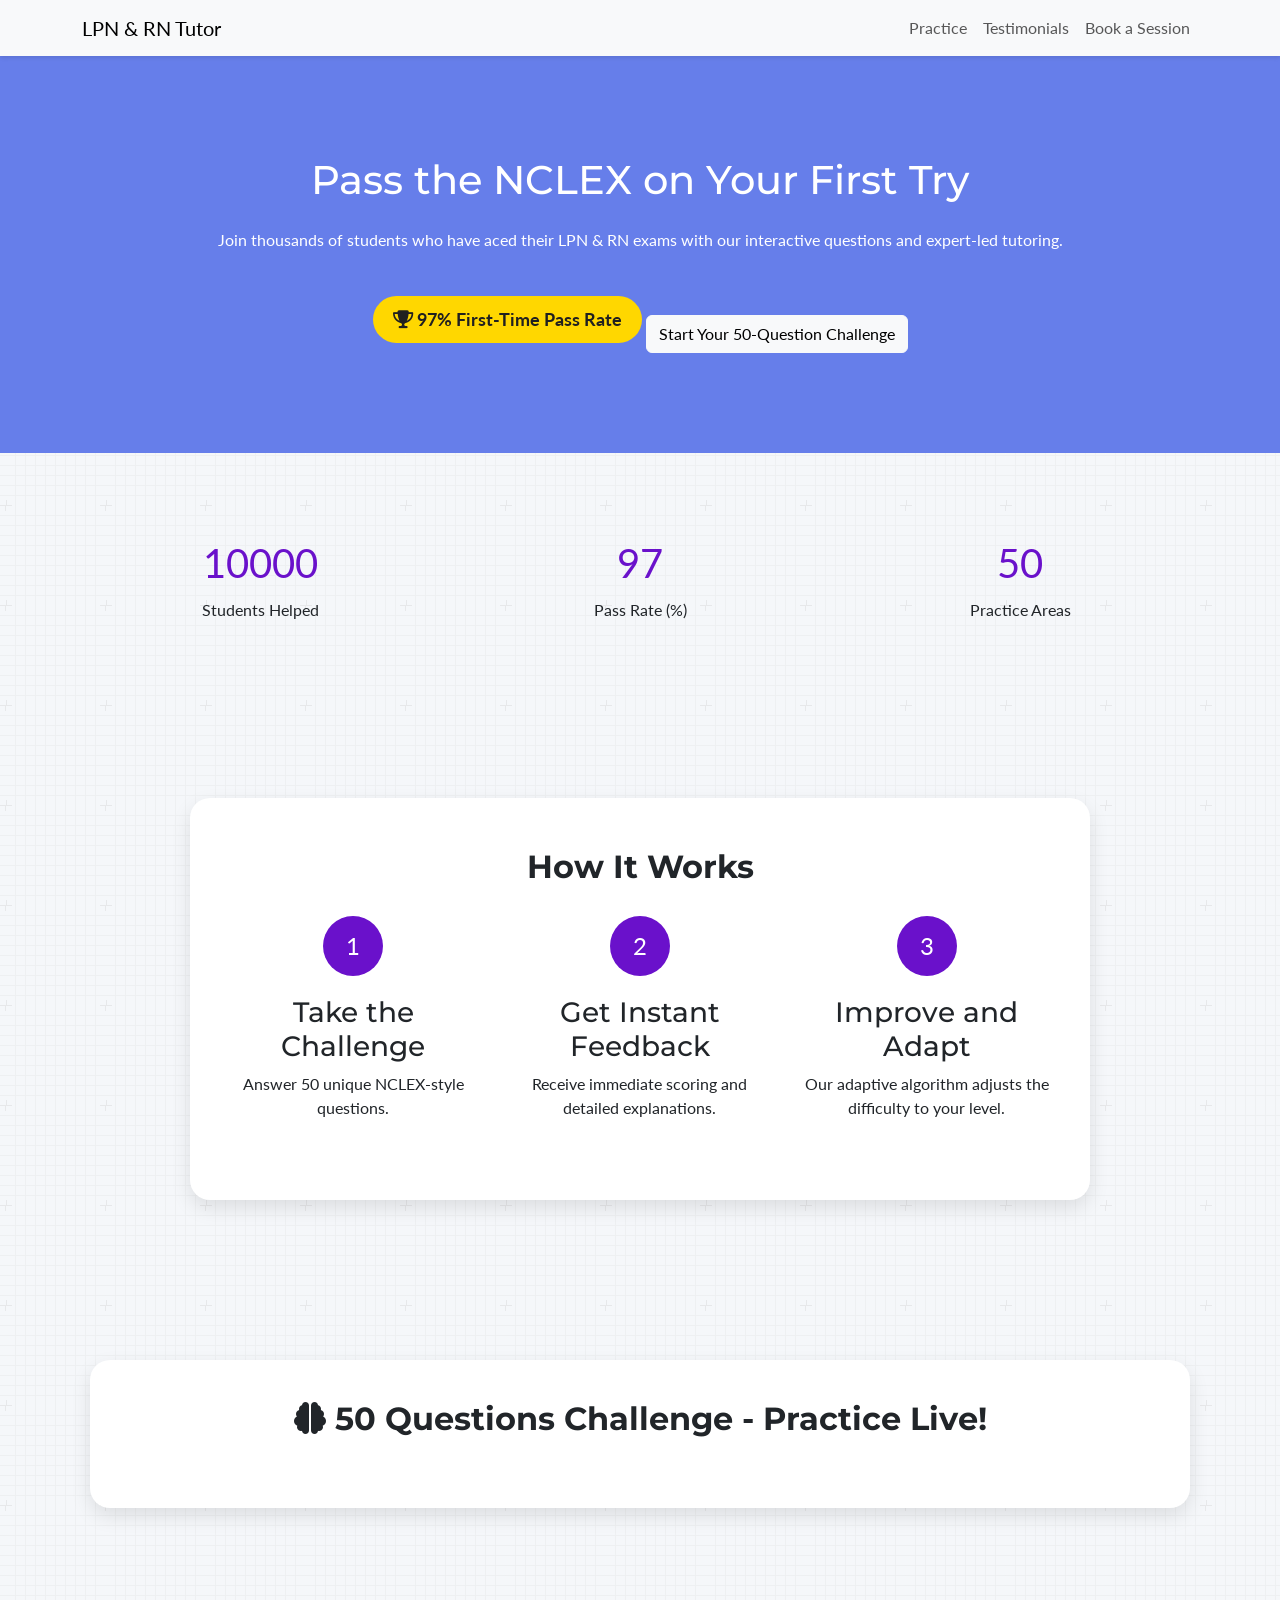
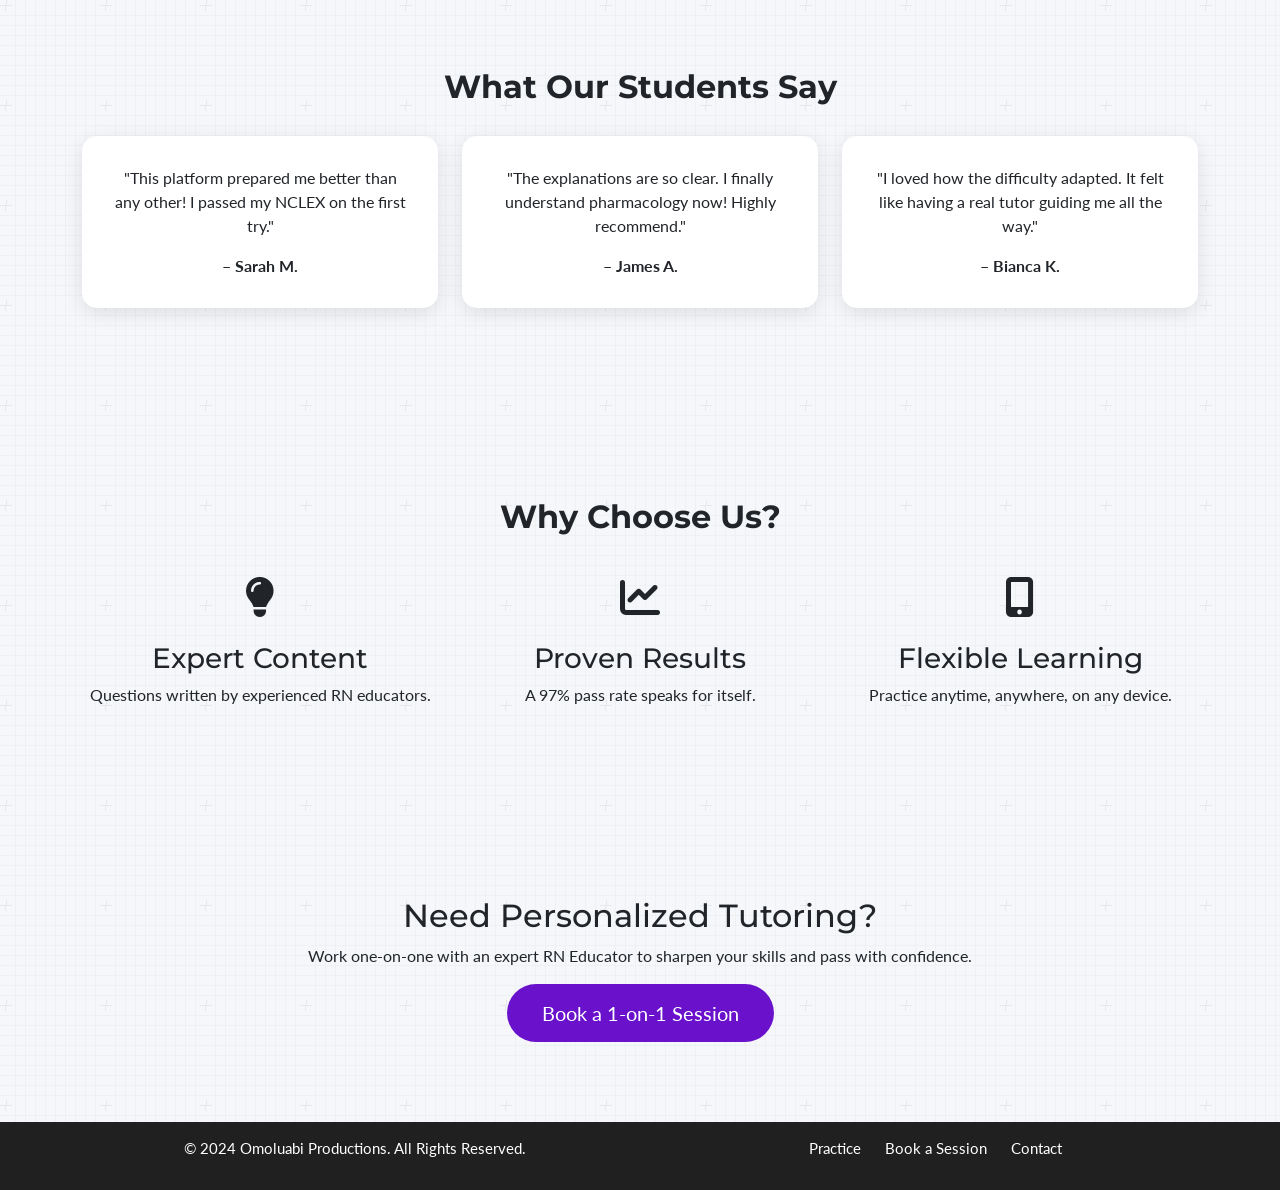
<file: index.html>
<!DOCTYPE html>
<html lang="en">
<head>
  <meta charset="UTF-8">
  <meta name="viewport" content="width=device-width, initial-scale=1.0">
  <title>LPN and RN Tutor | Practice Now</title>
  <meta name="description" content="Ace your LPN and RN exams with our interactive NCLEX-style questions and expert tutoring. Achieve a 97% pass rate and start your nursing career with confidence.">

  <!-- Open Graph / Facebook -->
  <meta property="og:type" content="website">
  <meta property="og:url" content="https://www.lpnandrntutor.com">
  <meta property="og:title" content="LPN and RN Tutor | Pass the NCLEX on Your First Try">
  <meta property="og:description" content="Ace your LPN and RN exams with our interactive NCLEX-style questions and expert tutoring.">
  <meta property="og:image" content="https://www.lpnandrntutor.com/og-image.jpg">

  <!-- Twitter -->
  <meta property="twitter:card" content="summary_large_image">
  <meta property="twitter:url" content="https://www.lpnandrntutor.com">
  <meta property="twitter:title" content="LPN and RN Tutor | Pass the NCLEX on Your First Try">
  <meta property="twitter:description" content="Ace your LPN and RN exams with our interactive NCLEX-style questions and expert tutoring.">
  <meta property="twitter:image" content="https://www.lpnandrntutor.com/twitter-image.jpg">

  <link rel="stylesheet" href="https://cdn.jsdelivr.net/npm/bootstrap@5.3.0/dist/css/bootstrap.min.css">
  <link rel="preconnect" href="https://fonts.googleapis.com">
  <link rel="preconnect" href="https://fonts.gstatic.com" crossorigin>
  <link href="https://fonts.googleapis.com/css2?family=Lato:wght@400;700&family=Montserrat:wght@700&display=swap" rel="stylesheet">
  <link rel="stylesheet" href="https://cdnjs.cloudflare.com/ajax/libs/font-awesome/6.4.0/css/all.min.css">
  <style>
    body { font-family: 'Lato', sans-serif; margin: 0; padding: 0; background-color: #f5f7fa; background-image: url("data:image/svg+xml,%3Csvg xmlns='http://www.w3.org/2000/svg' width='100' height='100' viewBox='0 0 100 100'%3E%3Cg fill-rule='evenodd'%3E%3Cg fill='%23d3d3d3' fill-opacity='0.4'%3E%3Cpath opacity='.5' d='M96 [base64] 0v-9h-9v9h9zm-10 0v-9h-9v9h9zm-10 0v-9h-9v9h9zm-10 0v-9h-9v9h9zm-10 0v-9h-9v9h9zm-10 0v-9h-9v9h9zm-10 0v-9h-9v9h9zm-10 0v-9h-9v9h9zm-9-10h9v-9h-9v9zm10 0h9v-9h-9v9zm10 0h9v-9h-9v9zm10 0h9v-9h-9v9zm10 0h9v-9h-9v9zm10 0h9v-9h-9v9zm10 0h9v-9h-9v9zm10 0h9v-9h-9v9zm9-10v-9h-9v9h9zm-10 0v-9h-9v9h9zm-10 0v-9h-9v9h9zm-10 0v-9h-9v9h9zm-10 0v-9h-9v9h9zm-10 0v-9h-9v9h9zm-10 0v-9h-9v9h9zm-10 0v-9h-9v9h9zm-9-10h9v-9h-9v9zm10 0h9v-9h-9v9zm10 0h9v-9h-9v9zm10 0h9v-9h-9v9zm10 0h9v-9h-9v9zm10 0h9v-9h-9v9zm10 0h9v-9h-9v9zm10 0h9v-9h-9v9zm9-10v-9h-9v9h9zm-10 0v-9h-9v9h9zm-10 0v-9h-9v9h9zm-10 0v-9h-9v9h9zm-10 0v-9h-9v9h9zm-10 0v-9h-9v9h9zm-10 0v-9h-9v9h9zm-10 0v-9h-9v9h9zm-9-10h9v-9h-9v9zm10 0h9v-9h-9v9zm10 0h9v-9h-9v9zm10 0h9v-9h-9v9zm10 0h9v-9h-9v9zm10 0h9v-9h-9v9zm10 0h9v-9h-9v9zm10 0h9v-9h-9v9zm9-10v-9h-9v9h9zm-10 0v-9h-9v9h9zm-10 0v-9h-9v9h9zm-10 0v-9h-9v9h9zm-10 0v-9h-9v9h9zm-10 0v-9h-9v9h9zm-10 0v-9h-9v9h9zm-10 0v-9h-9v9h9zm-9-10h9v-9h-9v9zm10 0h9v-9h-9v9zm10 0h9v-9h-9v9zm10 0h9v-9h-9v9zm10 0h9v-9h-9v9zm10 0h9v-9h-9v9zm10 0h9v-9h-9v9zm10 0h9v-9h-9v9z'/%3E%3Cpath d='M6 5V0h1v5h5v1H6v5H5V6H0V5h5z'/%3E%3C/g%3E%3C/g%3E%3C/svg%3E"); overflow-x: hidden; }
    h1, h2, h3, h4, h5, h6 { font-family: 'Montserrat', sans-serif; }
    .hero { background: #667eea; color: #fff; padding: 100px 20px; text-align: center; }
    .hero h1, .hero p, .hero a { position: relative; z-index: 1; }
    .section { padding: 80px 20px; text-align: center; }
    .btn-primary { background-color: #6a11cb; border: none; padding: 14px 35px; font-size: 20px; border-radius: 50px; transition: all 0.3s ease; }
    .btn-primary:hover { background-color: #2575fc; transform: scale(1.05); }
    footer { background: #202020; color: #fff; text-align: center; padding: 15px; font-size: 15px; }
    .footer-nav { list-style: none; padding: 0; margin: 0; }
    .footer-nav li { display: inline-block; margin-left: 20px; }
    .footer-nav a { color: #fff; text-decoration: none; }
    .chatbot-container { width: 100%; max-width: 1100px; margin: 0 auto; padding: 40px 20px; background: #fff; box-shadow: 0px 8px 20px rgba(0,0,0,0.1); border-radius: 20px; animation: fadeIn 1s ease; }
    .how-it-works { background: #fff; box-shadow: 0px 8px 20px rgba(0,0,0,0.1); border-radius: 20px; padding: 50px 20px; max-width: 900px; margin: 80px auto; animation: fadeInUp 1s ease; }
    .step { text-align: center; margin-bottom: 30px; }
    .step-icon { width: 60px; height: 60px; background: #6a11cb; color: #fff; border-radius: 50%; display: flex; align-items: center; justify-content: center; font-size: 24px; margin: 0 auto 20px; }
    h2.section-title { font-weight: bold; margin-bottom: 30px; }
    .counter { font-size: 40px; color: #6a11cb; margin-bottom: 5px; }
    .badge-award { background: gold; color: #202020; font-weight: bold; padding: 10px 20px; border-radius: 30px; display: inline-block; margin-top: 20px; font-size: 18px; }
    .testimonial { background: #ffffff; padding: 30px; border-radius: 15px; box-shadow: 0 5px 20px rgba(0,0,0,0.1); margin-bottom: 30px; }
    .feature { text-align: center; margin-bottom: 30px; }
    .feature-icon { font-size: 40px; margin-bottom: 15px; }
    .navbar { box-shadow: 0 2px 4px rgba(0,0,0,0.1); }
    @keyframes fadeIn { from { opacity: 0; transform: translateY(20px); } to { opacity: 1; transform: translateY(0); } }
    @keyframes fadeInUp { from { opacity: 0; transform: translateY(40px); } to { opacity: 1; transform: translateY(0); } }
  </style>
  <script type="application/ld+json">
  {
    "@context": "https://schema.org",
    "@type": "EducationalOrganization",
    "name": "LPN and RN Tutor",
    "description": "Interactive practice, instant feedback, and expert explanations to help you master your LPN & RN exams. Features NCLEX-style questions and a 97% pass rate.",
    "url": "https://www.lpnandrntutor.com",
    "logo": "https://www.lpnandrntutor.com/logo.jpg"
  }
  </script>
</head>
<body>

<!-- HEADER -->
<header class="navbar navbar-expand-lg navbar-light bg-light">
  <div class="container">
    <a class="navbar-brand" href="#">LPN & RN Tutor</a>
    <button class="navbar-toggler" type="button" data-bs-toggle="collapse" data-bs-target="#navbarNav" aria-controls="navbarNav" aria-expanded="false" aria-label="Toggle navigation">
      <span class="navbar-toggler-icon"></span>
    </button>
    <div class="collapse navbar-collapse" id="navbarNav">
      <ul class="navbar-nav ms-auto">
        <li class="nav-item">
          <a class="nav-link" href="#practice">Practice</a>
        </li>
        <li class="nav-item">
          <a class="nav-link" href="#testimonials">Testimonials</a>
        </li>
        <li class="nav-item">
          <a class="nav-link" href="#" data-bs-toggle="modal" data-bs-target="#bookSessionModal">Book a Session</a>
        </li>
      </ul>
    </div>
  </div>
</header>

<!-- HERO SECTION -->
<section class="hero">
  <h1 class="mb-4">Pass the NCLEX on Your First Try</h1>
  <p class="mb-4">Join thousands of students who have aced their LPN & RN exams with our interactive questions and expert-led tutoring.</p>
  <div class="badge-award"><i class="fas fa-trophy"></i> 97% First-Time Pass Rate</div>
  <a href="#practice" class="btn btn-light mt-4">Start Your 50-Question Challenge</a>
</section>

<!-- COUNTERS SECTION -->
<section class="section">
  <div class="container">
    <div class="row">
      <div class="col-md-4">
        <div class="counter" data-target="10000">0</div>
        <p>Students Helped</p>
      </div>
      <div class="col-md-4">
        <div class="counter" data-target="97">0</div>
        <p>Pass Rate (%)</p>
      </div>
      <div class="col-md-4">
        <div class="counter" data-target="50">0</div>
        <p>Practice Areas</p>
      </div>
    </div>
  </div>
</section>

<!-- HOW IT WORKS -->
<section class="section how-it-works">
  <h2 class="section-title">How It Works</h2>
  <div class="container">
    <div class="row">
      <div class="col-md-4">
        <div class="step">
          <div class="step-icon">1</div>
          <h3>Take the Challenge</h3>
          <p>Answer 50 unique NCLEX-style questions.</p>
        </div>
      </div>
      <div class="col-md-4">
        <div class="step">
          <div class="step-icon">2</div>
          <h3>Get Instant Feedback</h3>
          <p>Receive immediate scoring and detailed explanations.</p>
        </div>
      </div>
      <div class="col-md-4">
        <div class="step">
          <div class="step-icon">3</div>
          <h3>Improve and Adapt</h3>
          <p>Our adaptive algorithm adjusts the difficulty to your level.</p>
        </div>
      </div>
    </div>
  </div>
</section>

<!-- CHATBOT SECTION -->
<section id="practice" class="section">
  <div class="chatbot-container">
    <h2 class="section-title"><i class="fas fa-brain"></i> 50 Questions Challenge - Practice Live!</h2>
    <script async type='module' src='https://interfaces.zapier.com/assets/web-components/zapier-interfaces/zapier-interfaces.esm.js'></script>
    <zapier-interfaces-chatbot-embed is-popup='false' chatbot-id='cm9vtj6y60064u7udnuceuvzd' height='500px' width='100%'></zapier-interfaces-chatbot-embed>
  </div>
</section>

<!-- TESTIMONIALS -->
<section class="section">
  <h2 class="section-title">What Our Students Say</h2>
  <div class="container">
    <div class="row">
      <div class="col-md-4">
        <div class="testimonial">
          <p>"This platform prepared me better than any other! I passed my NCLEX on the first try."</p>
          <strong>– Sarah M.</strong>
        </div>
      </div>
      <div class="col-md-4">
        <div class="testimonial">
          <p>"The explanations are so clear. I finally understand pharmacology now! Highly recommend."</p>
          <strong>– James A.</strong>
        </div>
      </div>
      <div class="col-md-4">
        <div class="testimonial">
          <p>"I loved how the difficulty adapted. It felt like having a real tutor guiding me all the way."</p>
          <strong>– Bianca K.</strong>
        </div>
      </div>
    </div>
  </div>
</section>

<!-- WHY CHOOSE US -->
<section class="section">
  <h2 class="section-title">Why Choose Us?</h2>
  <div class="container">
    <div class="row">
      <div class="col-md-4">
        <div class="feature">
          <div class="feature-icon"><i class="fas fa-lightbulb"></i></div>
          <h3>Expert Content</h3>
          <p>Questions written by experienced RN educators.</p>
        </div>
      </div>
      <div class="col-md-4">
        <div class="feature">
          <div class="feature-icon"><i class="fas fa-chart-line"></i></div>
          <h3>Proven Results</h3>
          <p>A 97% pass rate speaks for itself.</p>
        </div>
      </div>
      <div class="col-md-4">
        <div class="feature">
          <div class="feature-icon"><i class="fas fa-mobile-alt"></i></div>
          <h3>Flexible Learning</h3>
          <p>Practice anytime, anywhere, on any device.</p>
        </div>
      </div>
    </div>
  </div>
</section>

<!-- BOOK SESSION BUTTON -->
<section class="section">
  <h2>Need Personalized Tutoring?</h2>
  <p>Work one-on-one with an expert RN Educator to sharpen your skills and pass with confidence.</p>
  <button class="btn btn-primary" data-bs-toggle="modal" data-bs-target="#bookSessionModal">Book a 1-on-1 Session</button>
</section>

<!-- FOOTER -->
<footer>
  <div class="container">
    <div class="row">
      <div class="col-md-6">
        <p>&copy; 2024 Omoluabi Productions. All Rights Reserved.</p>
      </div>
      <div class="col-md-6">
        <ul class="footer-nav">
          <li><a href="#practice">Practice</a></li>
          <li><a href="#" data-bs-toggle="modal" data-bs-target="#bookSessionModal">Book a Session</a></li>
          <li><a href="#">Contact</a></li>
        </ul>
      </div>
    </div>
  </div>
</footer>

<!-- BOOK SESSION MODAL -->
<div class="modal fade" id="bookSessionModal" tabindex="-1" aria-labelledby="bookSessionModalLabel" aria-hidden="true">
  <div class="modal-dialog">
    <div class="modal-content">
      <div class="modal-header">
        <h5 class="modal-title" id="bookSessionModalLabel">Book a 1-on-1 Tutoring Session</h5>
        <button type="button" class="btn-close" data-bs-dismiss="modal" aria-label="Close"></button>
      </div>
      <div class="modal-body">
        <form id="bookingForm" action="https://formspree.io/f/manjrwod" method="POST">
          <div class="mb-3">
            <label for="name" class="form-label">Full Name</label>
            <input type="text" class="form-control" id="name" name="name" required>
          </div>
          <div class="mb-3">
            <label for="email" class="form-label">Email Address</label>
            <input type="email" class="form-control" id="email" name="email" required>
            <div class="invalid-feedback">Please enter a valid email.</div>
          </div>
          <div class="mb-3">
            <label for="message" class="form-label">How can we help you prepare?</label>
            <textarea class="form-control" id="message" name="message" rows="4" required></textarea>
          </div>
          <button type="submit" class="btn btn-primary w-100">Request a Session</button>
        </form>
      </div>
    </div>
  </div>
</div>

<script src="https://cdn.jsdelivr.net/npm/bootstrap@5.3.0/dist/js/bootstrap.bundle.min.js"></script>
<script>
  // Animated counter
  const counters = document.querySelectorAll('.counter');
  const speed = 200; // The lower the slower

  const animateCounters = () => {
    counters.forEach(counter => {
      const updateCount = () => {
        const target = +counter.getAttribute('data-target');
        const count = +counter.innerText;
        const inc = target / speed;

        if (count < target) {
          counter.innerText = Math.ceil(count + inc);
          setTimeout(updateCount, 1);
        } else {
          counter.innerText = target;
        }
      };
      updateCount();
    });
  };

  const observer = new IntersectionObserver((entries) => {
    entries.forEach(entry => {
      if (entry.isIntersecting) {
        animateCounters();
        observer.unobserve(entry.target);
      }
    });
  }, { threshold: 0.5 });

  counters.forEach(counter => {
    observer.observe(counter);
  });

  // Basic email validation for the booking form
  const bookingForm = document.getElementById('bookingForm');
  if (bookingForm) {
    bookingForm.addEventListener('submit', function(event) {
      const emailInput = document.getElementById('email');
      const emailValue = emailInput.value;
      // Simple regex for basic email format validation
      const emailRegex = /^[^\s@]+@[^\s@]+\.[^\s@]+$/;

      if (!emailRegex.test(emailValue)) {
        event.preventDefault(); // Prevent form submission
        emailInput.classList.add('is-invalid');
      } else {
        emailInput.classList.remove('is-invalid');
        emailInput.classList.add('is-valid'); // Optional: provide valid feedback
      }
    });
  }

  // Clear validation status when user starts typing again
  const emailInput = document.getElementById('email');
  if(emailInput) {
    emailInput.addEventListener('input', function() {
        if (emailInput.classList.contains('is-invalid')) {
            emailInput.classList.remove('is-invalid');
        }
        if (emailInput.classList.contains('is-valid')) {
            emailInput.classList.remove('is-valid');
        }
    });
  }
</script>
</body>
</html>
</file>
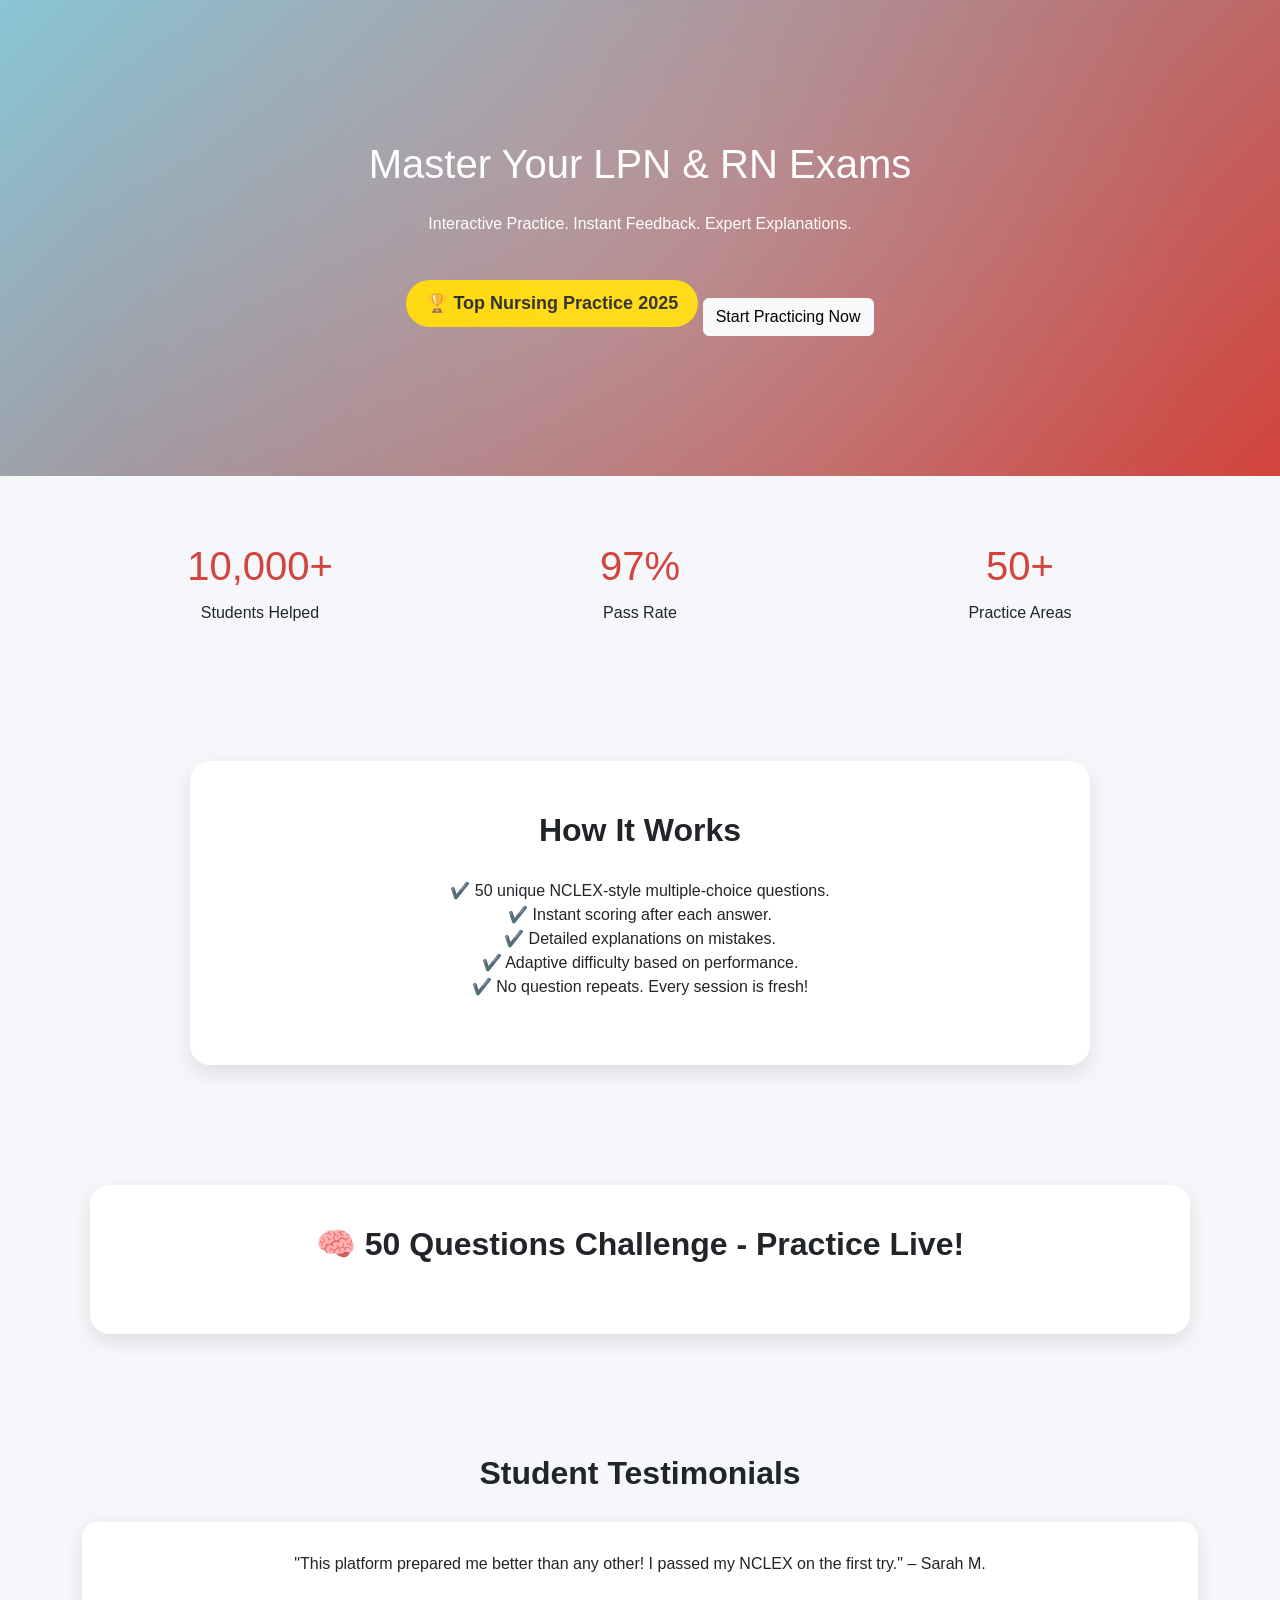
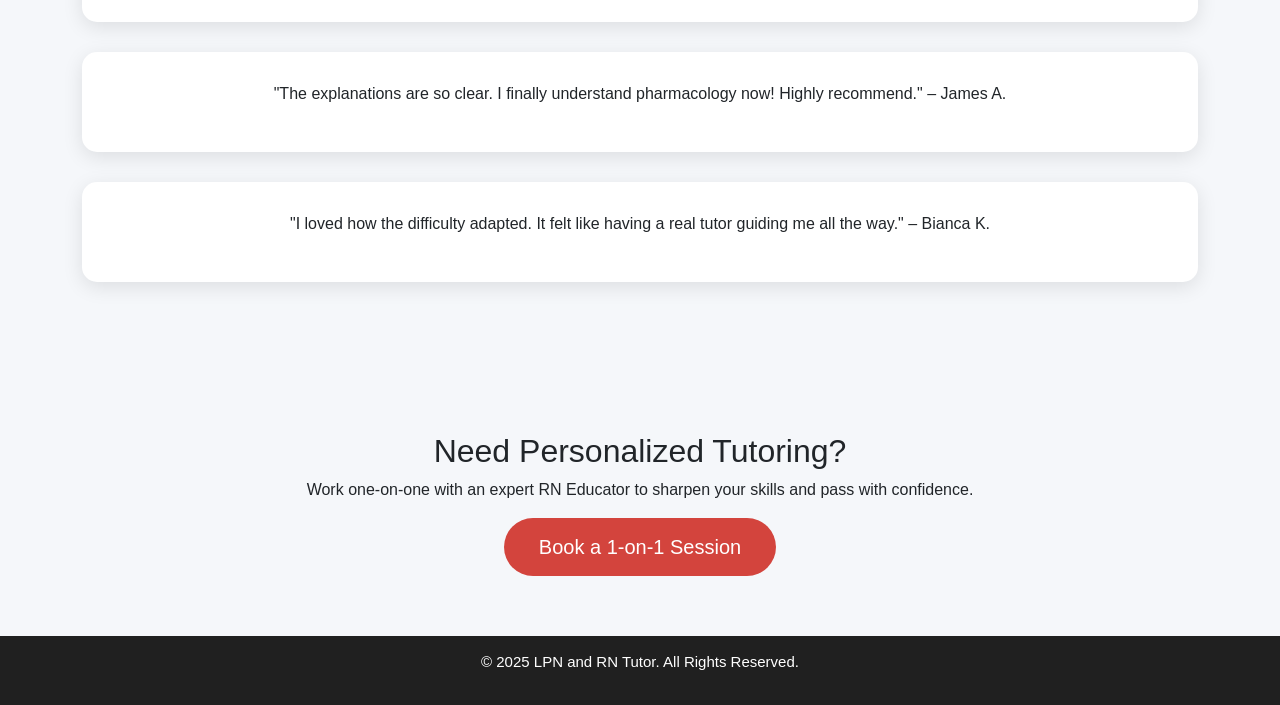
<file: paul.html>
<!DOCTYPE html>
<html lang="en">
<head>
  <meta charset="UTF-8">
  <meta name="viewport" content="width=device-width, initial-scale=1.0">
  <title>LPN and RN Tutor | Practice Now</title>
  <link rel="stylesheet" href="https://cdn.jsdelivr.net/npm/bootstrap@5.3.0/dist/css/bootstrap.min.css">
  <style>
    body { font-family: 'Arial', sans-serif; margin: 0; padding: 0; background: #f5f7fa; overflow-x: hidden; }
    .hero { background: linear-gradient(135deg, #89C6D6, #d3443d); color: #fff; padding: 140px 20px; text-align: center; position: relative; overflow: hidden; }
    .hero::after { content: ""; position: absolute; width: 120%; height: 120%; top: -10%; left: -10%; background: radial-gradient(circle, rgba(255,255,255,0.1) 10%, transparent 70%); animation: move 6s linear infinite; z-index: 0; }
    @keyframes move { 0% { transform: translate(0,0); } 50% { transform: translate(10px,10px); } 100% { transform: translate(0,0); } }
    .hero h1, .hero p, .hero a { position: relative; z-index: 1; }
    .section { padding: 60px 20px; text-align: center; }
    .btn-primary { background-color: #d3443d; border: none; padding: 14px 35px; font-size: 20px; border-radius: 50px; transition: all 0.3s ease; }
    .btn-primary:hover { background-color: #a82c2c; transform: scale(1.05); }
    footer { background: #202020; color: #fff; text-align: center; padding: 15px; font-size: 15px; }
    .chatbot-container { width: 100%; max-width: 1100px; margin: 0 auto; padding: 40px 20px; background: #fff; box-shadow: 0px 8px 20px rgba(0,0,0,0.1); border-radius: 20px; animation: fadeIn 1s ease; }
    .how-it-works { background: #fff; box-shadow: 0px 8px 20px rgba(0,0,0,0.1); border-radius: 20px; padding: 50px 20px; max-width: 900px; margin: 60px auto; animation: fadeInUp 1s ease; }
    h2.section-title { font-weight: bold; margin-bottom: 30px; }
    .counter { font-size: 40px; color: #d3443d; margin-bottom: 5px; }
    .badge-award { background: gold; color: #202020; font-weight: bold; padding: 10px 20px; border-radius: 30px; display: inline-block; margin-top: 20px; font-size: 18px; }
    .testimonial { background: #ffffff; padding: 30px; border-radius: 15px; box-shadow: 0 5px 20px rgba(0,0,0,0.1); margin-bottom: 30px; }
    @keyframes fadeIn { from { opacity: 0; transform: translateY(20px); } to { opacity: 1; transform: translateY(0); } }
    @keyframes fadeInUp { from { opacity: 0; transform: translateY(40px); } to { opacity: 1; transform: translateY(0); } }
  </style>
</head>
<body>

<!-- HERO SECTION -->
<section class="hero">
  <h1 class="mb-4">Master Your LPN & RN Exams</h1>
  <p class="mb-4">Interactive Practice. Instant Feedback. Expert Explanations.</p>
  <div class="badge-award">🏆 Top Nursing Practice 2025</div>
  <a href="#practice" class="btn btn-light mt-4">Start Practicing Now</a>
</section>

<!-- COUNTERS SECTION -->
<section class="section">
  <div class="container">
    <div class="row">
      <div class="col-md-4">
        <div class="counter">10,000+</div>
        <p>Students Helped</p>
      </div>
      <div class="col-md-4">
        <div class="counter">97%</div>
        <p>Pass Rate</p>
      </div>
      <div class="col-md-4">
        <div class="counter">50+</div>
        <p>Practice Areas</p>
      </div>
    </div>
  </div>
</section>

<!-- HOW IT WORKS -->
<section class="section how-it-works">
  <h2 class="section-title">How It Works</h2>
  <p>✔️ 50 unique NCLEX-style multiple-choice questions.<br>
     ✔️ Instant scoring after each answer.<br>
     ✔️ Detailed explanations on mistakes.<br>
     ✔️ Adaptive difficulty based on performance.<br>
     ✔️ No question repeats. Every session is fresh!</p>
</section>

<!-- CHATBOT SECTION -->
<section id="practice" class="section">
  <div class="chatbot-container">
    <h2 class="section-title">🧠 50 Questions Challenge - Practice Live!</h2>
    <script async type='module' src='https://interfaces.zapier.com/assets/web-components/zapier-interfaces/zapier-interfaces.esm.js'></script>
    <zapier-interfaces-chatbot-embed is-popup='false' chatbot-id='cm9vtj6y60064u7udnuceuvzd' height='1000px' width='100%'></zapier-interfaces-chatbot-embed>
  </div>
</section>

<!-- TESTIMONIALS -->
<section class="section">
  <h2 class="section-title">Student Testimonials</h2>
  <div class="container">
    <div class="testimonial">
      <p>"This platform prepared me better than any other! I passed my NCLEX on the first try." – Sarah M.</p>
    </div>
    <div class="testimonial">
      <p>"The explanations are so clear. I finally understand pharmacology now! Highly recommend." – James A.</p>
    </div>
    <div class="testimonial">
      <p>"I loved how the difficulty adapted. It felt like having a real tutor guiding me all the way." – Bianca K.</p>
    </div>
  </div>
</section>

<!-- BOOK SESSION BUTTON -->
<section class="section">
  <h2>Need Personalized Tutoring?</h2>
  <p>Work one-on-one with an expert RN Educator to sharpen your skills and pass with confidence.</p>
  <button class="btn btn-primary" data-bs-toggle="modal" data-bs-target="#bookSessionModal">Book a 1-on-1 Session</button>
</section>

<!-- FOOTER -->
<footer>
  <p>&copy; 2025 LPN and RN Tutor. All Rights Reserved.</p>
</footer>

<!-- BOOK SESSION MODAL -->
<div class="modal fade" id="bookSessionModal" tabindex="-1" aria-labelledby="bookSessionModalLabel" aria-hidden="true">
  <div class="modal-dialog">
    <div class="modal-content">
      <div class="modal-header">
        <h5 class="modal-title" id="bookSessionModalLabel">Book a Tutoring Session</h5>
        <button type="button" class="btn-close" data-bs-dismiss="modal" aria-label="Close"></button>
      </div>
      <div class="modal-body">
        <form>
          <div class="mb-3">
            <label for="name" class="form-label">Full Name</label>
            <input type="text" class="form-control" id="name" required>
          </div>
          <div class="mb-3">
            <label for="email" class="form-label">Email Address</label>
            <input type="email" class="form-control" id="email" required>
          </div>
          <div class="mb-3">
            <label for="phone" class="form-label">Phone Number (Optional)</label>
            <input type="tel" class="form-control" id="phone">
          </div>
          <div class="mb-3">
            <label for="message" class="form-label">How Can We Help?</label>
            <textarea class="form-control" id="message" rows="4" required></textarea>
          </div>
          <button type="submit" class="btn btn-primary w-100">Submit</button>
        </form>
      </div>
    </div>
  </div>
</div>

<script src="https://cdn.jsdelivr.net/npm/bootstrap@5.3.0/dist/js/bootstrap.bundle.min.js"></script>
</body>
</html>
</file>
